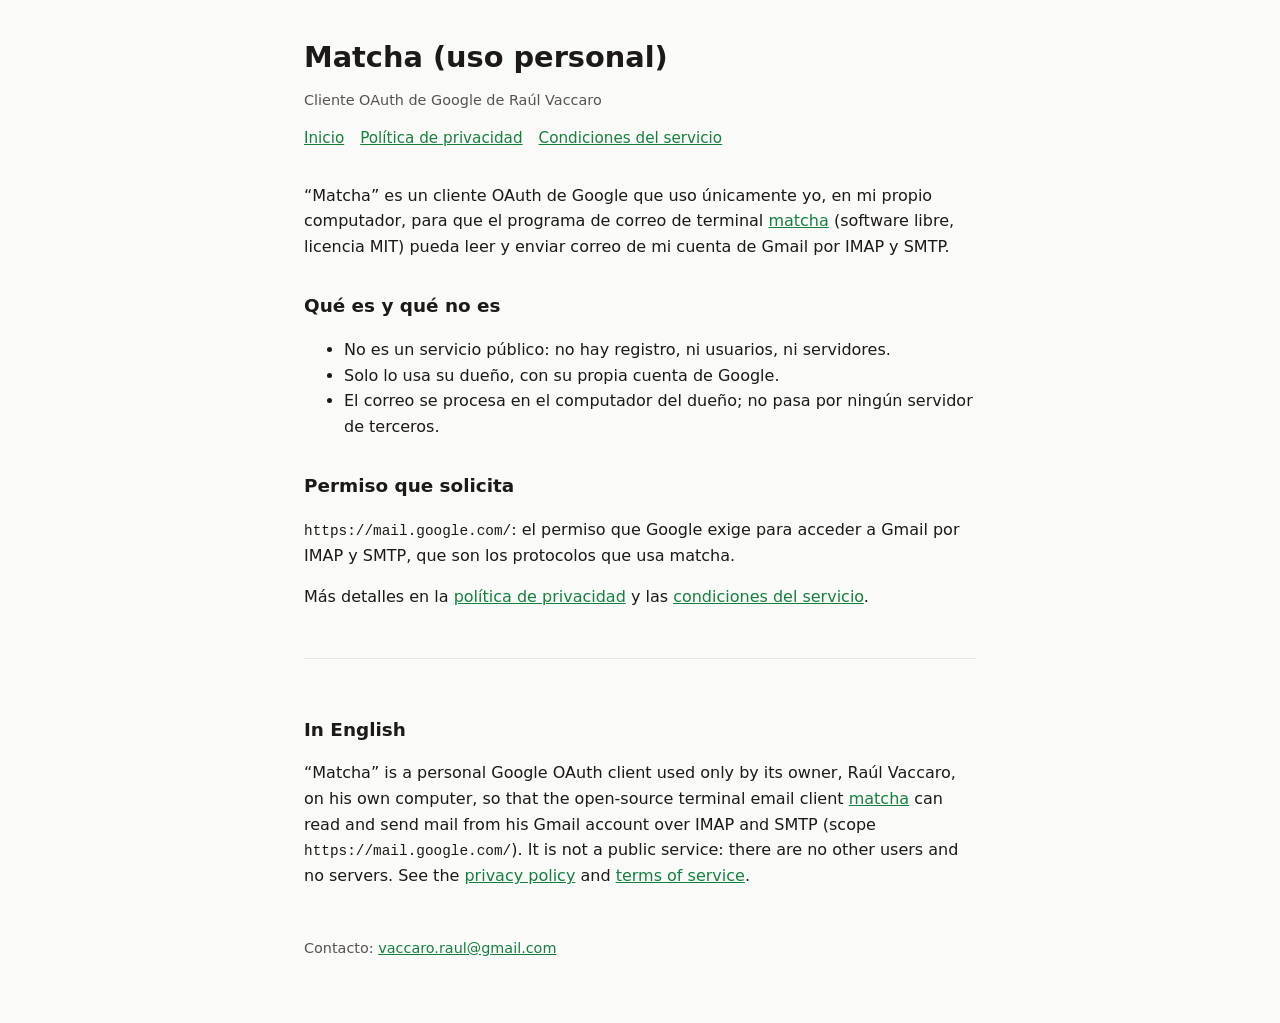
<file: index.html>
<!doctype html>
<html lang="es">
<head>
<meta charset="utf-8">
<meta name="viewport" content="width=device-width, initial-scale=1">
<title>Matcha (uso personal)</title>
<meta name="description" content="Cliente OAuth personal para usar el cliente de correo matcha con Gmail.">
<link rel="stylesheet" href="estilo.css">
</head>
<body>
<main>
<h1>Matcha (uso personal)</h1>
<p class="tenue">Cliente OAuth de Google de Raúl Vaccaro</p>

<nav>
  <a href="./">Inicio</a>
  <a href="privacidad.html">Política de privacidad</a>
  <a href="condiciones.html">Condiciones del servicio</a>
</nav>

<p>“Matcha” es un cliente OAuth de Google que uso únicamente yo, en mi propio
computador, para que el programa de correo de terminal
<a href="https://github.com/floatpane/matcha">matcha</a> (software libre, licencia MIT)
pueda leer y enviar correo de mi cuenta de Gmail por IMAP y SMTP.</p>

<h2>Qué es y qué no es</h2>
<ul>
  <li>No es un servicio público: no hay registro, ni usuarios, ni servidores.</li>
  <li>Solo lo usa su dueño, con su propia cuenta de Google.</li>
  <li>El correo se procesa en el computador del dueño; no pasa por ningún servidor de terceros.</li>
</ul>

<h2>Permiso que solicita</h2>
<p><code>https://mail.google.com/</code>: el permiso que Google exige para acceder a Gmail
por IMAP y SMTP, que son los protocolos que usa matcha.</p>

<p>Más detalles en la <a href="privacidad.html">política de privacidad</a> y las
<a href="condiciones.html">condiciones del servicio</a>.</p>

<section class="en" lang="en">
<h2>In English</h2>
<p>“Matcha” is a personal Google OAuth client used only by its owner, Raúl Vaccaro,
on his own computer, so that the open-source terminal email client
<a href="https://github.com/floatpane/matcha">matcha</a> can read and send mail from his
Gmail account over IMAP and SMTP (scope <code>https://mail.google.com/</code>).
It is not a public service: there are no other users and no servers.
See the <a href="privacidad.html#en">privacy policy</a> and
<a href="condiciones.html#en">terms of service</a>.</p>
</section>

<footer>Contacto: <a href="mailto:vaccaro.raul@gmail.com">vaccaro.raul@gmail.com</a></footer>
</main>
</body>
</html>
</file>
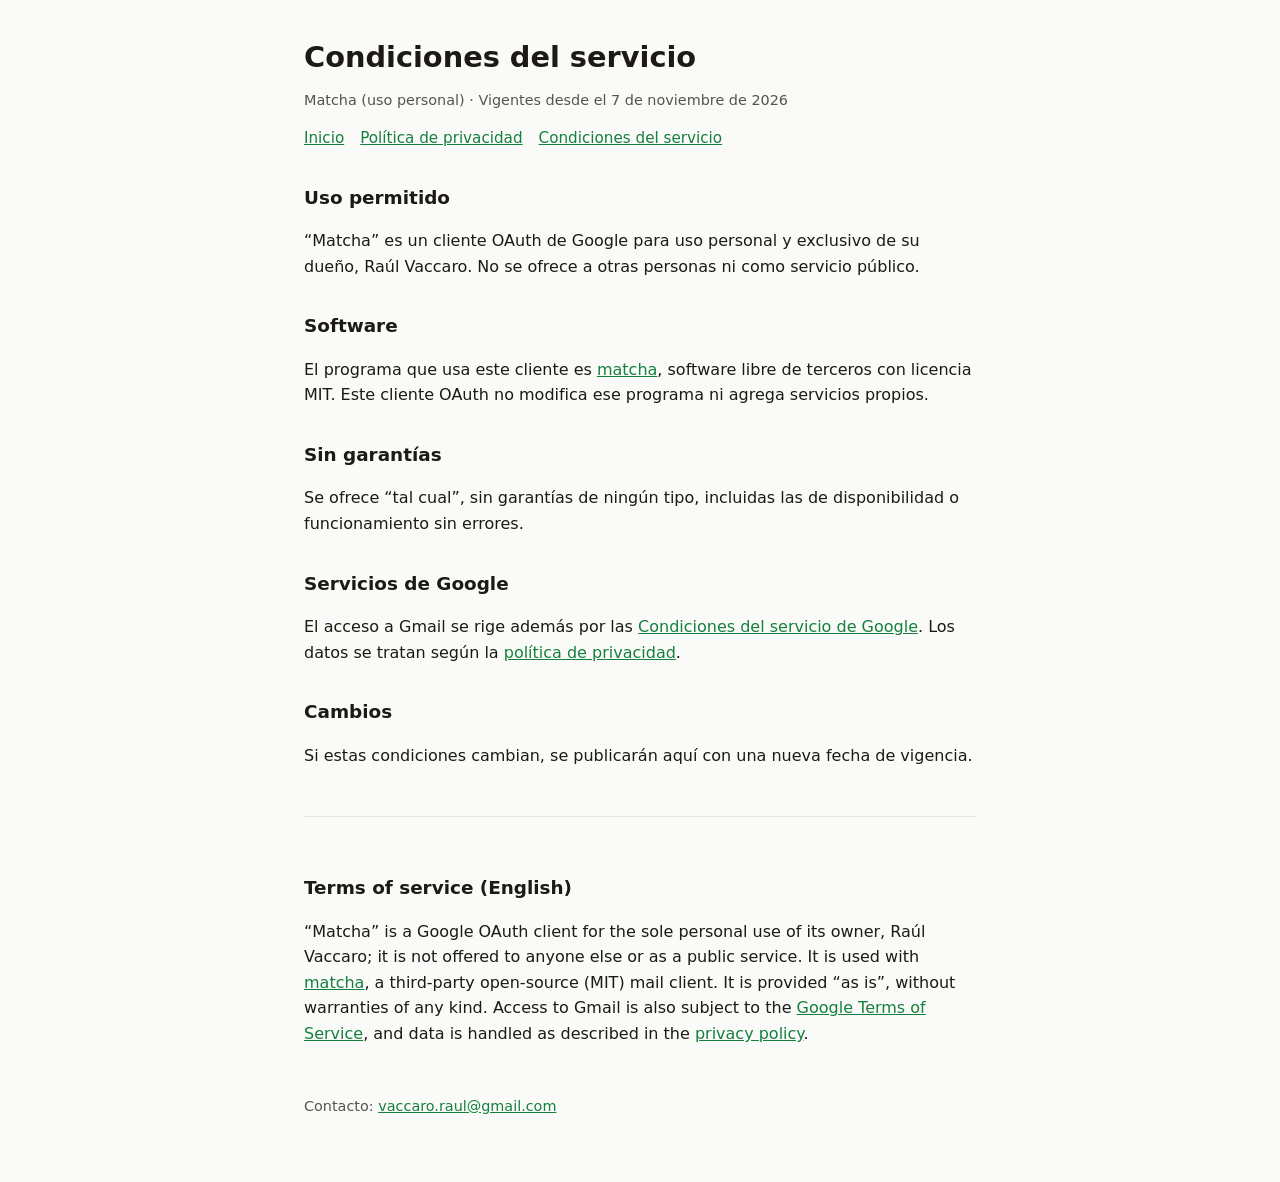
<file: condiciones.html>
<!doctype html>
<html lang="es">
<head>
<meta charset="utf-8">
<meta name="viewport" content="width=device-width, initial-scale=1">
<title>Condiciones del servicio · Matcha</title>
<link rel="stylesheet" href="estilo.css">
</head>
<body>
<main>
<h1>Condiciones del servicio</h1>
<p class="tenue">Matcha (uso personal) · Vigentes desde el 7 de noviembre de 2026</p>

<nav>
  <a href="./">Inicio</a>
  <a href="privacidad.html">Política de privacidad</a>
  <a href="condiciones.html">Condiciones del servicio</a>
</nav>

<h2>Uso permitido</h2>
<p>“Matcha” es un cliente OAuth de Google para uso personal y exclusivo de su dueño,
Raúl Vaccaro. No se ofrece a otras personas ni como servicio público.</p>

<h2>Software</h2>
<p>El programa que usa este cliente es <a href="https://github.com/floatpane/matcha">matcha</a>,
software libre de terceros con licencia MIT. Este cliente OAuth no modifica ese programa ni
agrega servicios propios.</p>

<h2>Sin garantías</h2>
<p>Se ofrece “tal cual”, sin garantías de ningún tipo, incluidas las de disponibilidad o
funcionamiento sin errores.</p>

<h2>Servicios de Google</h2>
<p>El acceso a Gmail se rige además por las
<a href="https://policies.google.com/terms">Condiciones del servicio de Google</a>. Los datos se
tratan según la <a href="privacidad.html">política de privacidad</a>.</p>

<h2>Cambios</h2>
<p>Si estas condiciones cambian, se publicarán aquí con una nueva fecha de vigencia.</p>

<section class="en" id="en" lang="en">
<h2>Terms of service (English)</h2>
<p>“Matcha” is a Google OAuth client for the sole personal use of its owner, Raúl Vaccaro; it
is not offered to anyone else or as a public service. It is used with
<a href="https://github.com/floatpane/matcha">matcha</a>, a third-party open-source (MIT) mail
client. It is provided “as is”, without warranties of any kind. Access to Gmail is also subject
to the <a href="https://policies.google.com/terms">Google Terms of Service</a>, and data is
handled as described in the <a href="privacidad.html#en">privacy policy</a>.</p>
</section>

<footer>Contacto: <a href="mailto:vaccaro.raul@gmail.com">vaccaro.raul@gmail.com</a></footer>
</main>
</body>
</html>
</file>
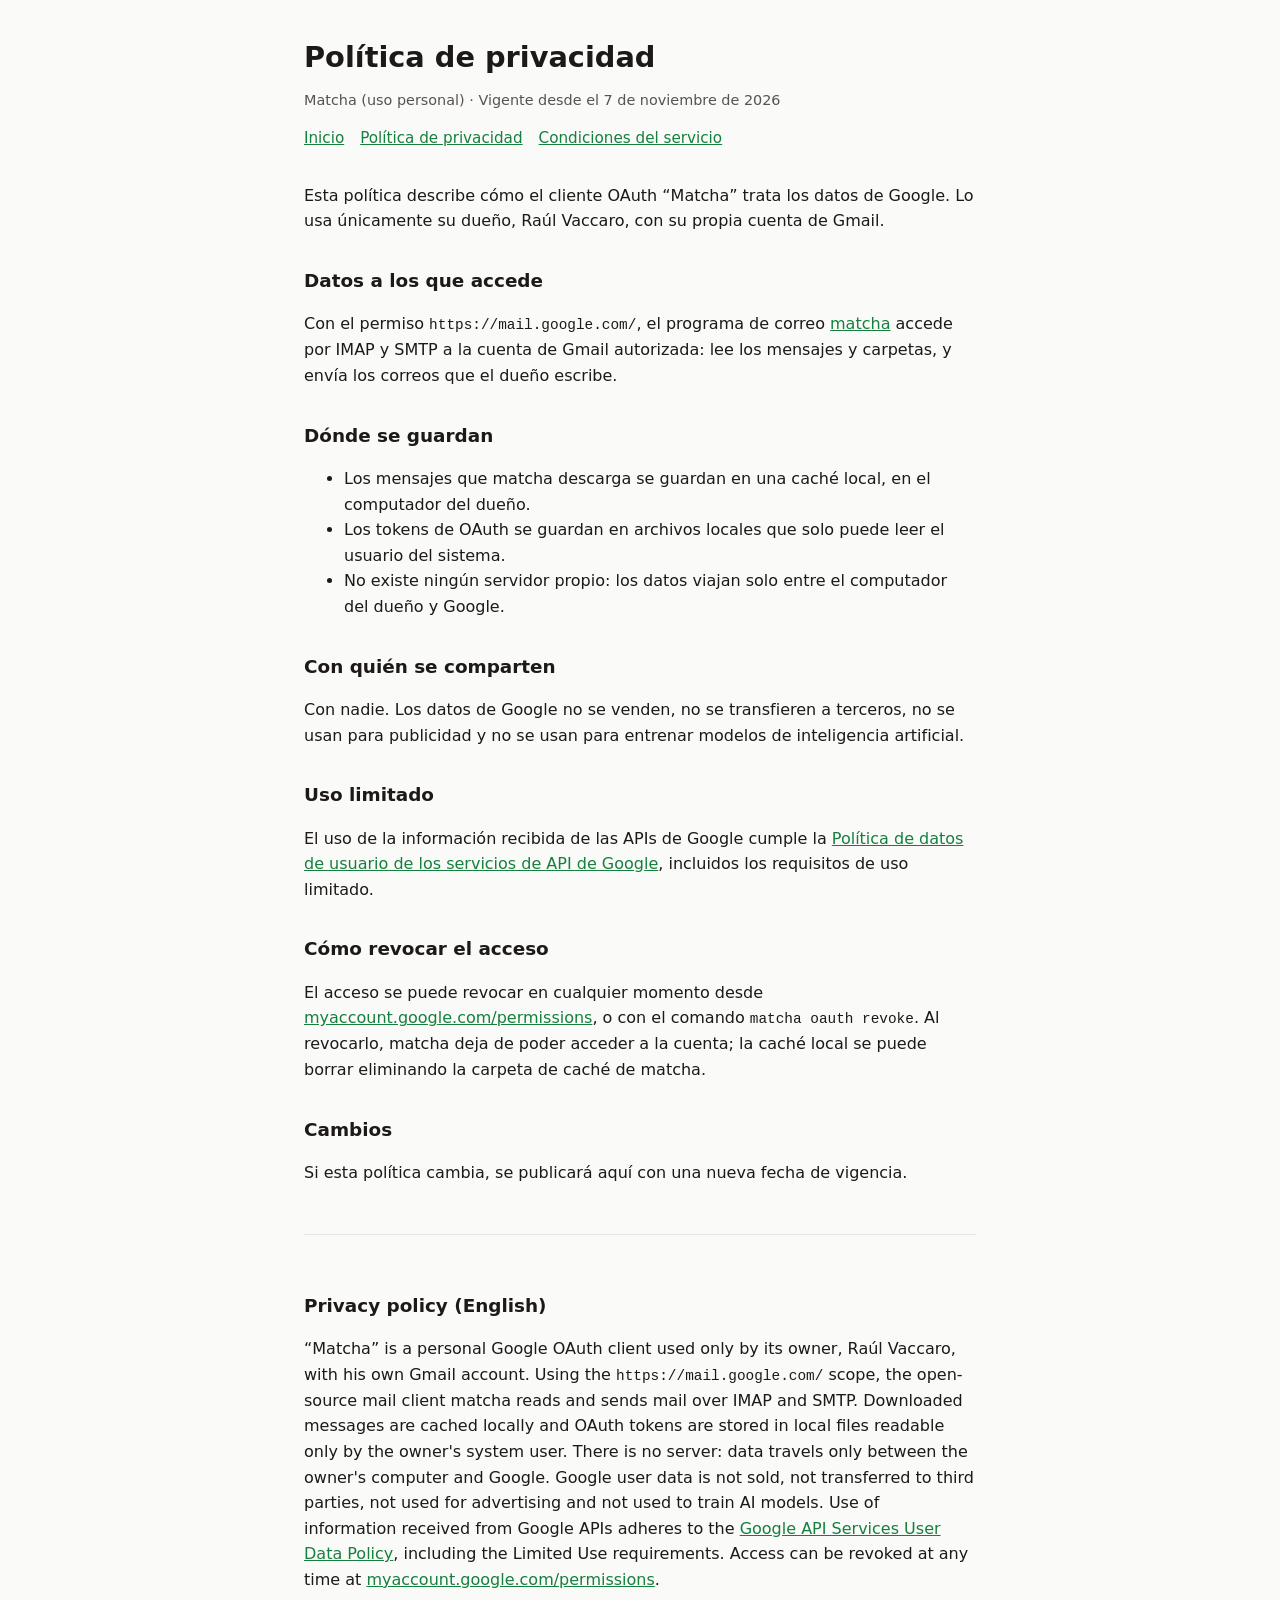
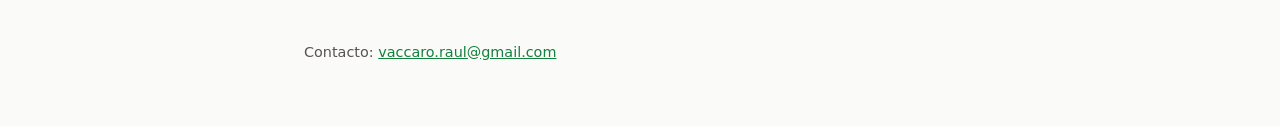
<file: privacidad.html>
<!doctype html>
<html lang="es">
<head>
<meta charset="utf-8">
<meta name="viewport" content="width=device-width, initial-scale=1">
<title>Política de privacidad · Matcha</title>
<link rel="stylesheet" href="estilo.css">
</head>
<body>
<main>
<h1>Política de privacidad</h1>
<p class="tenue">Matcha (uso personal) · Vigente desde el 7 de noviembre de 2026</p>

<nav>
  <a href="./">Inicio</a>
  <a href="privacidad.html">Política de privacidad</a>
  <a href="condiciones.html">Condiciones del servicio</a>
</nav>

<p>Esta política describe cómo el cliente OAuth “Matcha” trata los datos de Google.
Lo usa únicamente su dueño, Raúl Vaccaro, con su propia cuenta de Gmail.</p>

<h2>Datos a los que accede</h2>
<p>Con el permiso <code>https://mail.google.com/</code>, el programa de correo
<a href="https://github.com/floatpane/matcha">matcha</a> accede por IMAP y SMTP a la cuenta
de Gmail autorizada: lee los mensajes y carpetas, y envía los correos que el dueño escribe.</p>

<h2>Dónde se guardan</h2>
<ul>
  <li>Los mensajes que matcha descarga se guardan en una caché local, en el computador del dueño.</li>
  <li>Los tokens de OAuth se guardan en archivos locales que solo puede leer el usuario del sistema.</li>
  <li>No existe ningún servidor propio: los datos viajan solo entre el computador del dueño y Google.</li>
</ul>

<h2>Con quién se comparten</h2>
<p>Con nadie. Los datos de Google no se venden, no se transfieren a terceros, no se usan
para publicidad y no se usan para entrenar modelos de inteligencia artificial.</p>

<h2>Uso limitado</h2>
<p>El uso de la información recibida de las APIs de Google cumple la
<a href="https://developers.google.com/terms/api-services-user-data-policy">Política de datos de
usuario de los servicios de API de Google</a>, incluidos los requisitos de uso limitado.</p>

<h2>Cómo revocar el acceso</h2>
<p>El acceso se puede revocar en cualquier momento desde
<a href="https://myaccount.google.com/permissions">myaccount.google.com/permissions</a>,
o con el comando <code>matcha oauth revoke</code>. Al revocarlo, matcha deja de poder
acceder a la cuenta; la caché local se puede borrar eliminando la carpeta de caché de matcha.</p>

<h2>Cambios</h2>
<p>Si esta política cambia, se publicará aquí con una nueva fecha de vigencia.</p>

<section class="en" id="en" lang="en">
<h2>Privacy policy (English)</h2>
<p>“Matcha” is a personal Google OAuth client used only by its owner, Raúl Vaccaro, with his
own Gmail account. Using the <code>https://mail.google.com/</code> scope, the open-source
mail client matcha reads and sends mail over IMAP and SMTP. Downloaded messages are cached
locally and OAuth tokens are stored in local files readable only by the owner's system user.
There is no server: data travels only between the owner's computer and Google.
Google user data is not sold, not transferred to third parties, not used for advertising and
not used to train AI models. Use of information received from Google APIs adheres to the
<a href="https://developers.google.com/terms/api-services-user-data-policy">Google API Services
User Data Policy</a>, including the Limited Use requirements. Access can be revoked at any time at
<a href="https://myaccount.google.com/permissions">myaccount.google.com/permissions</a>.</p>
</section>

<footer>Contacto: <a href="mailto:vaccaro.raul@gmail.com">vaccaro.raul@gmail.com</a></footer>
</main>
</body>
</html>
</file>
<file: estilo.css>
:root {
    --fondo: #fafaf9;
    --texto: #1c1917;
    --tenue: #57534e;
    --acento: #15803d;
    --borde: #e7e5e4;
}
@media (prefers-color-scheme: dark) {
    :root {
        --fondo: #1c1917;
        --texto: #e7e5e4;
        --tenue: #a8a29e;
        --acento: #4ade80;
        --borde: #292524;
    }
}
* { box-sizing: border-box; }
body {
    margin: 0;
    background: var(--fondo);
    color: var(--texto);
    font: 16px/1.6 system-ui, -apple-system, "Segoe UI", sans-serif;
}
main {
    max-width: 44rem;
    margin: 0 auto;
    padding: 2.5rem 1rem 4rem;
}
h1 { font-size: 1.8rem; line-height: 1.2; margin: 0 0 .25rem; }
h2 { font-size: 1.15rem; margin: 2rem 0 .5rem; }
p, li { color: var(--texto); }
.tenue, footer { color: var(--tenue); font-size: .9rem; }
a { color: var(--acento); }
nav { display: flex; flex-wrap: wrap; gap: 1rem; margin: 0 0 2rem; font-size: .95rem; }
code { font-size: .9em; }
section.en {
    margin-top: 3rem;
    padding-top: 1.5rem;
    border-top: 1px solid var(--borde);
}
footer { margin-top: 3rem; }
</file>
